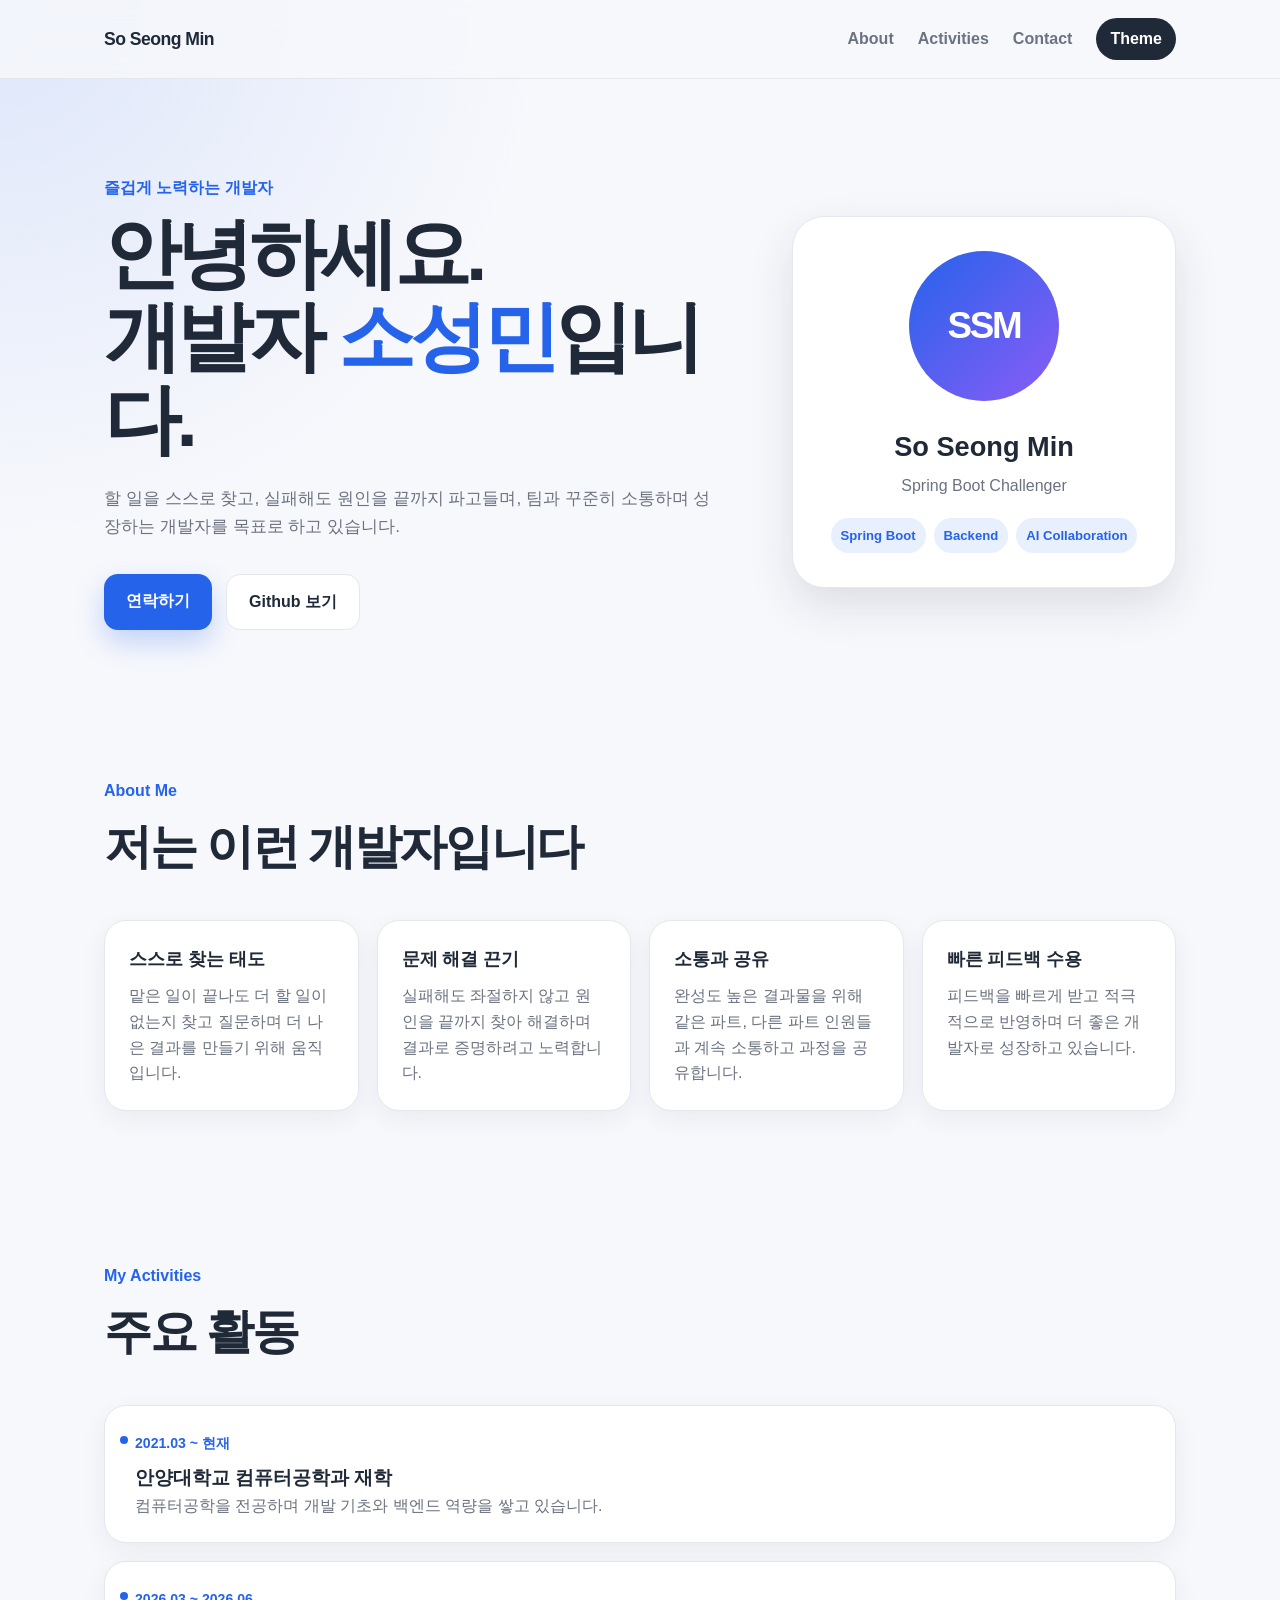
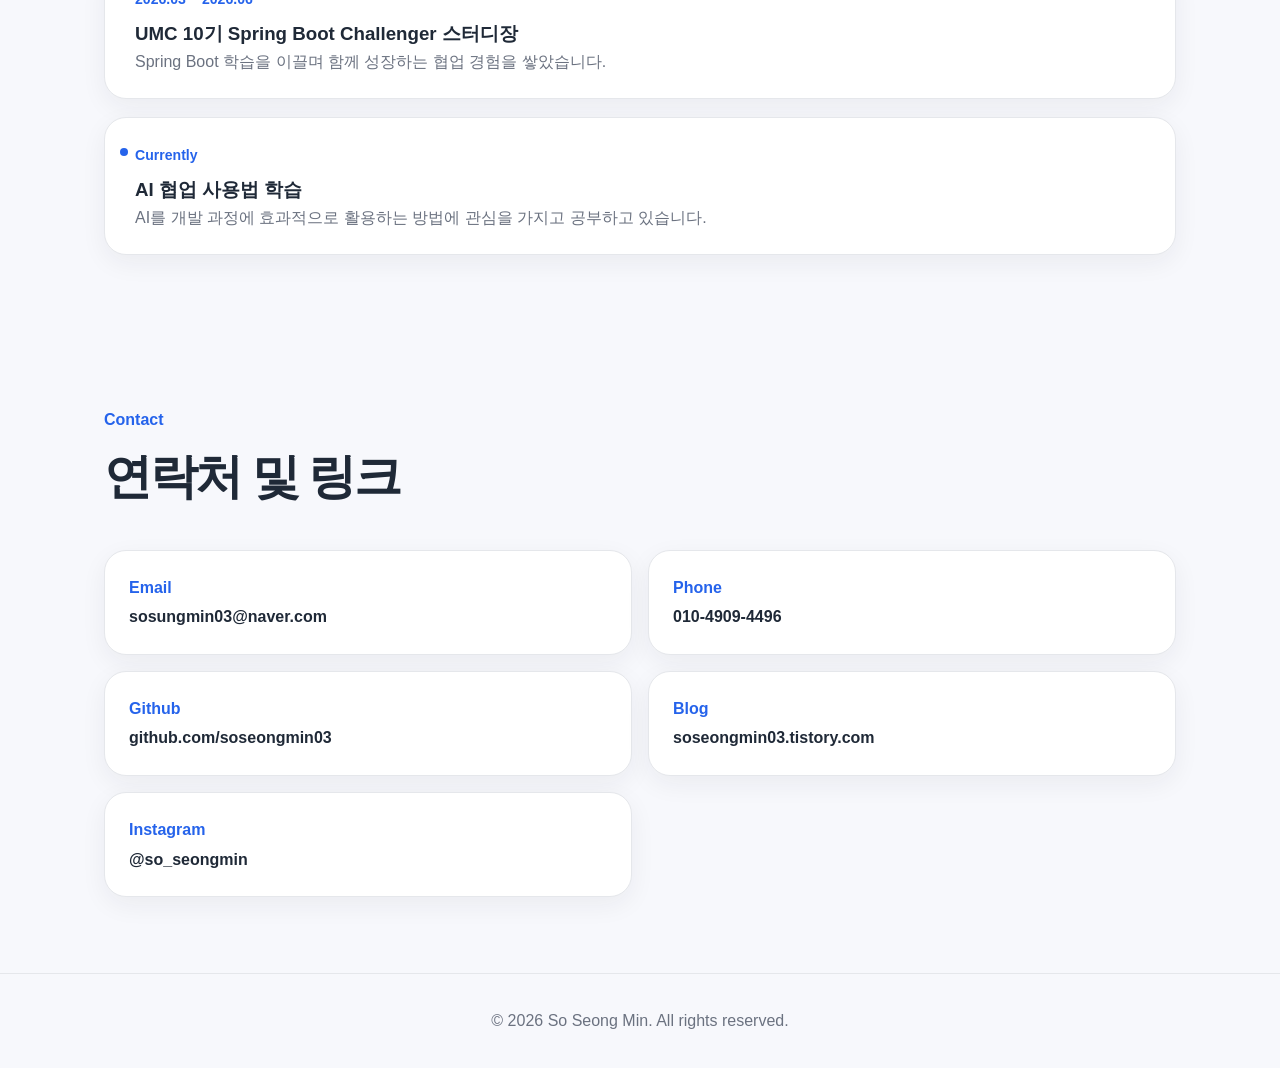
<file: index.html>
<!DOCTYPE html>
<html lang="ko">
<head>
  <meta charset="UTF-8" />
  <meta name="viewport" content="width=device-width, initial-scale=1.0" />
  <title>So Seong Min | 자기소개 페이지</title>
  <link rel="stylesheet" href="./style.css" />
</head>
<body>
  <input type="checkbox" id="theme-toggle" class="theme-checkbox" />
  <div class="page">

    <header class="site-header">
      <nav class="navbar">
        <a href="#home" class="logo">So Seong Min</a>

        <input type="checkbox" id="menu-toggle" class="menu-checkbox" />
        <label for="menu-toggle" class="menu-button" aria-label="메뉴 열기">
          <span></span>
          <span></span>
          <span></span>
        </label>

        <ul class="nav-menu">
          <li><a href="#about">About</a></li>
          <li><a href="#activities">Activities</a></li>
          <li><a href="#contact">Contact</a></li>
          <li>
            <label for="theme-toggle" class="theme-button">Theme</label>
          </li>
        </ul>
      </nav>
    </header>

    <main>
      <section id="home" class="hero">
        <div class="hero-text">
          <p class="eyebrow">즐겁게 노력하는 개발자</p>
          <h1>안녕하세요.<br />개발자 <strong>소성민</strong>입니다.</h1>
          <p class="hero-desc">
            할 일을 스스로 찾고, 실패해도 원인을 끝까지 파고들며,
            팀과 꾸준히 소통하며 성장하는 개발자를 목표로 하고 있습니다.
          </p>

          <div class="hero-actions">
            <a href="#contact" class="primary-btn">연락하기</a>
            <a href="https://github.com/soseongmin03" target="_blank" class="secondary-btn">Github 보기</a>
          </div>
        </div>

        <div class="profile-card">
          <div class="profile-image">SSM</div>
          <h2>So Seong Min</h2>
          <p>Spring Boot Challenger</p>
          <div class="tag-list">
            <span>Spring Boot</span>
            <span>Backend</span>
            <span>AI Collaboration</span>
          </div>
        </div>
      </section>

      <section id="about" class="section">
        <div class="section-title">
          <p>About Me</p>
          <h2>저는 이런 개발자입니다</h2>
        </div>

        <div class="about-grid">
          <article class="about-card">
            <h3>스스로 찾는 태도</h3>
            <p>맡은 일이 끝나도 더 할 일이 없는지 찾고 질문하며 더 나은 결과를 만들기 위해 움직입니다.</p>
          </article>

          <article class="about-card">
            <h3>문제 해결 끈기</h3>
            <p>실패해도 좌절하지 않고 원인을 끝까지 찾아 해결하며 결과로 증명하려고 노력합니다.</p>
          </article>

          <article class="about-card">
            <h3>소통과 공유</h3>
            <p>완성도 높은 결과물을 위해 같은 파트, 다른 파트 인원들과 계속 소통하고 과정을 공유합니다.</p>
          </article>

          <article class="about-card">
            <h3>빠른 피드백 수용</h3>
            <p>피드백을 빠르게 받고 적극적으로 반영하며 더 좋은 개발자로 성장하고 있습니다.</p>
          </article>
        </div>
      </section>

      <section id="activities" class="section activities-section">
        <div class="section-title">
          <p>My Activities</p>
          <h2>주요 활동</h2>
        </div>

        <div class="timeline">
          <div class="timeline-item">
            <span class="date">2021.03 ~ 현재</span>
            <h3>안양대학교 컴퓨터공학과 재학</h3>
            <p>컴퓨터공학을 전공하며 개발 기초와 백엔드 역량을 쌓고 있습니다.</p>
          </div>

          <div class="timeline-item">
            <span class="date">2026.03 ~ 2026.06</span>
            <h3>UMC 10기 Spring Boot Challenger 스터디장</h3>
            <p>Spring Boot 학습을 이끌며 함께 성장하는 협업 경험을 쌓았습니다.</p>
          </div>

          <div class="timeline-item">
            <span class="date">Currently</span>
            <h3>AI 협업 사용법 학습</h3>
            <p>AI를 개발 과정에 효과적으로 활용하는 방법에 관심을 가지고 공부하고 있습니다.</p>
          </div>
        </div>
      </section>

      <section id="contact" class="section contact-section">
        <div class="section-title">
          <p>Contact</p>
          <h2>연락처 및 링크</h2>
        </div>

        <div class="contact-grid">
          <a href="mailto:sosungmin03@naver.com" class="contact-card">
            <span>Email</span>
            <strong>sosungmin03@naver.com</strong>
          </a>

          <a href="tel:01049094496" class="contact-card">
            <span>Phone</span>
            <strong>010-4909-4496</strong>
          </a>

          <a href="https://github.com/soseongmin03" target="_blank" class="contact-card">
            <span>Github</span>
            <strong>github.com/soseongmin03</strong>
          </a>

          <a href="https://soseongmin03.tistory.com/" target="_blank" class="contact-card">
            <span>Blog</span>
            <strong>soseongmin03.tistory.com</strong>
          </a>

          <a href="https://www.instagram.com/so_seongmin/" target="_blank" class="contact-card">
            <span>Instagram</span>
            <strong>@so_seongmin</strong>
          </a>
        </div>
      </section>
    </main>

    <footer class="footer">
      <p>© 2026 So Seong Min. All rights reserved.</p>
    </footer>

  </div>
</body>
</html>
</file>
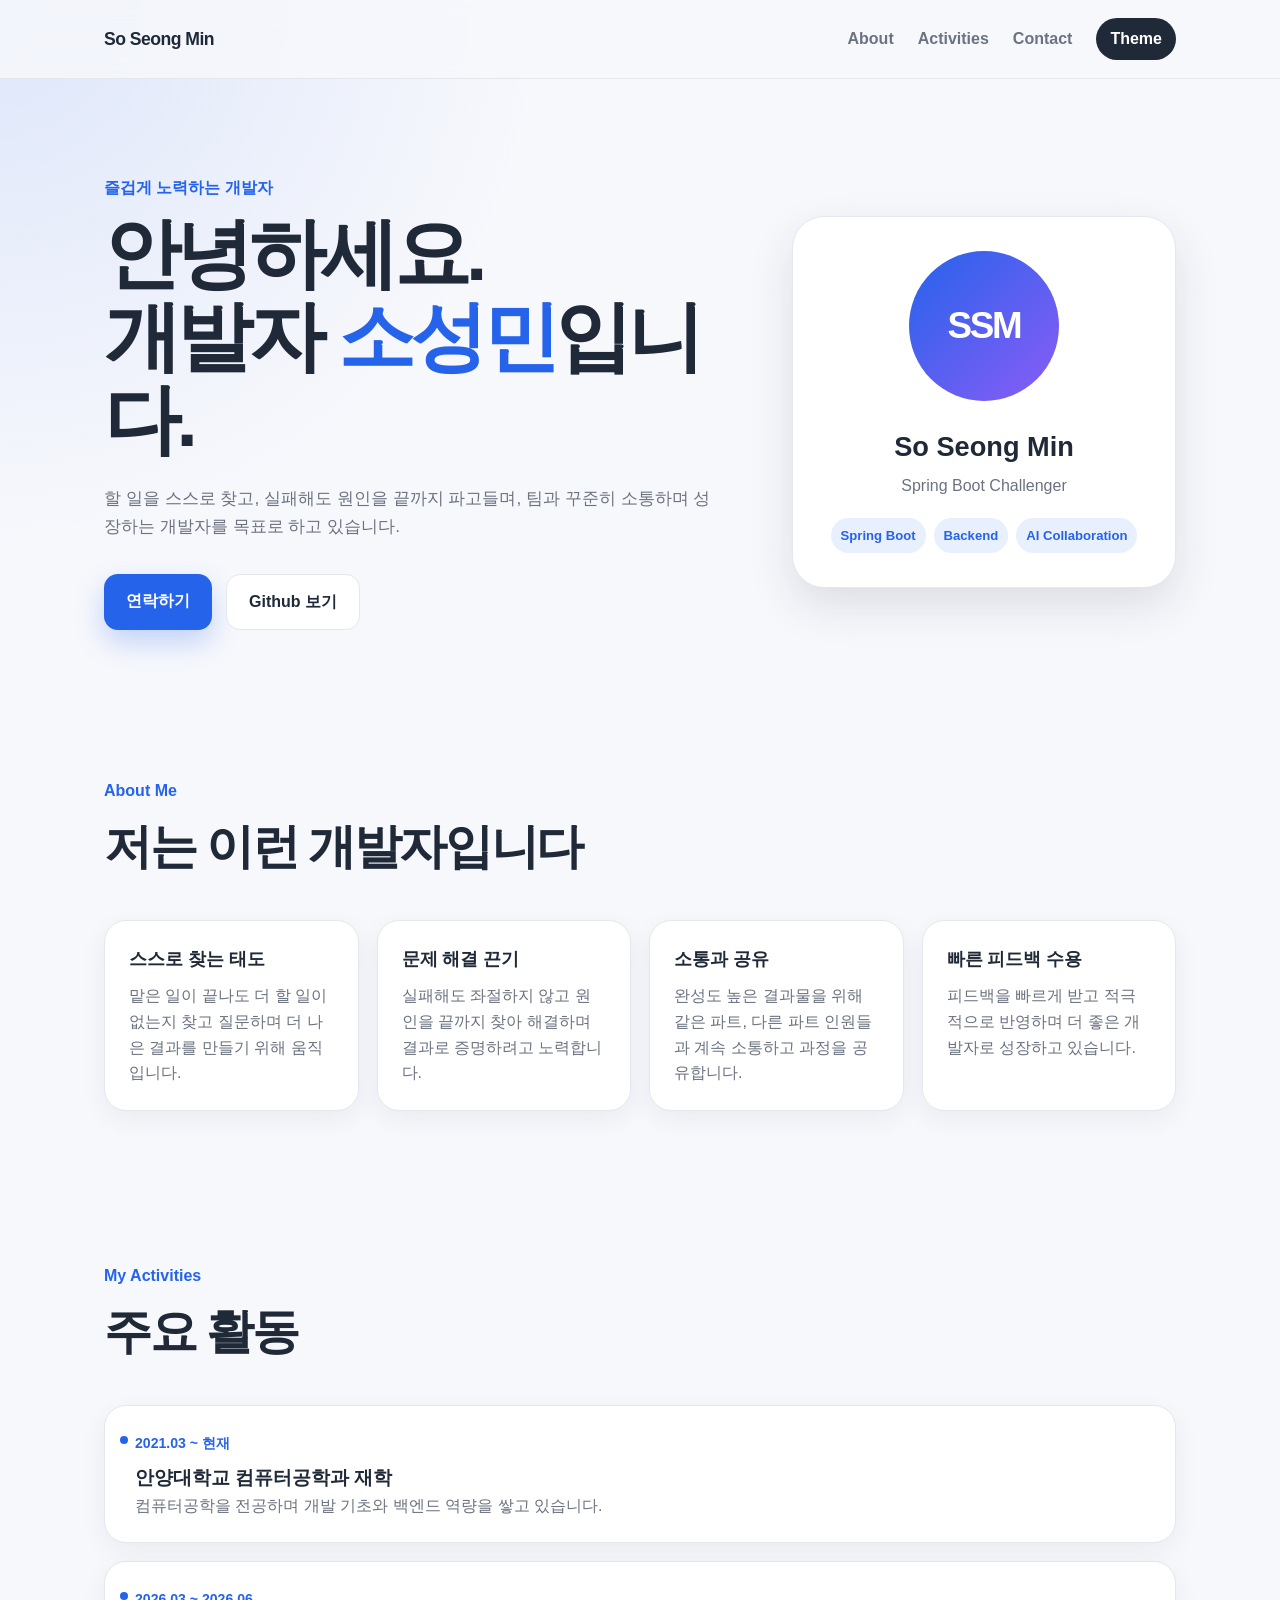
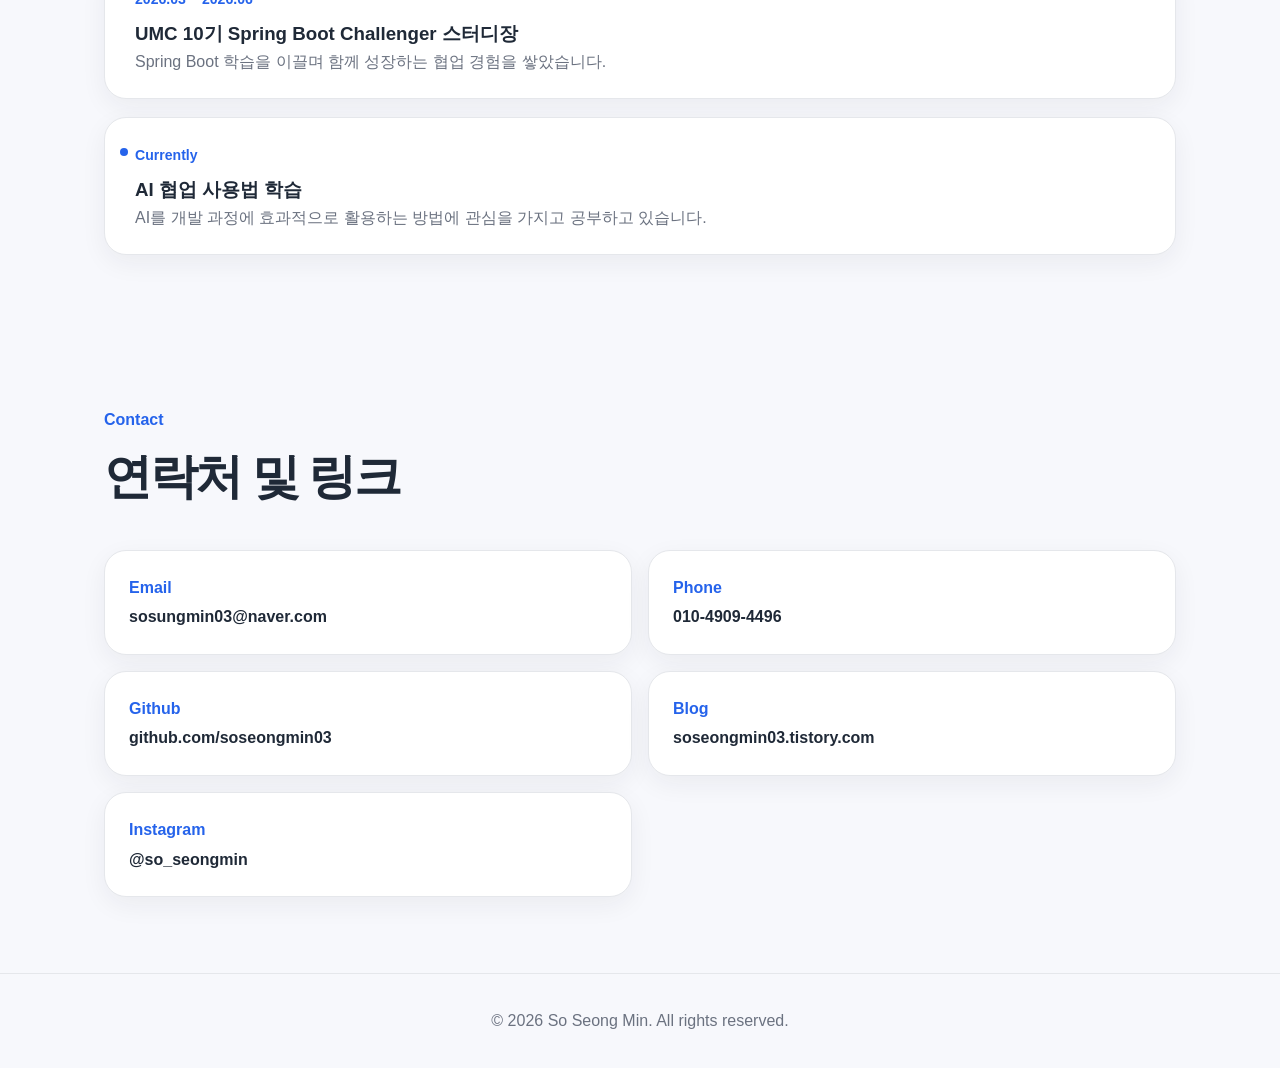
<file: 1주차/index.html>
<!DOCTYPE html>
<html lang="ko">
<head>
  <meta charset="UTF-8" />
  <meta name="viewport" content="width=device-width, initial-scale=1.0" />
  <title>So Seong Min | 자기소개 페이지</title>
  <link rel="stylesheet" href="style.css" />
</head>
<body>
  <input type="checkbox" id="theme-toggle" class="theme-checkbox" />
  <div class="page">

    <header class="site-header">
      <nav class="navbar">
        <a href="#home" class="logo">So Seong Min</a>

        <input type="checkbox" id="menu-toggle" class="menu-checkbox" />
        <label for="menu-toggle" class="menu-button" aria-label="메뉴 열기">
          <span></span>
          <span></span>
          <span></span>
        </label>

        <ul class="nav-menu">
          <li><a href="#about">About</a></li>
          <li><a href="#activities">Activities</a></li>
          <li><a href="#contact">Contact</a></li>
          <li>
            <label for="theme-toggle" class="theme-button">Theme</label>
          </li>
        </ul>
      </nav>
    </header>

    <main>
      <section id="home" class="hero">
        <div class="hero-text">
          <p class="eyebrow">즐겁게 노력하는 개발자</p>
          <h1>안녕하세요.<br />개발자 <strong>소성민</strong>입니다.</h1>
          <p class="hero-desc">
            할 일을 스스로 찾고, 실패해도 원인을 끝까지 파고들며,
            팀과 꾸준히 소통하며 성장하는 개발자를 목표로 하고 있습니다.
          </p>

          <div class="hero-actions">
            <a href="#contact" class="primary-btn">연락하기</a>
            <a href="https://github.com/soseongmin03" target="_blank" class="secondary-btn">Github 보기</a>
          </div>
        </div>

        <div class="profile-card">
          <div class="profile-image">SSM</div>
          <h2>So Seong Min</h2>
          <p>Spring Boot Challenger</p>
          <div class="tag-list">
            <span>Spring Boot</span>
            <span>Backend</span>
            <span>AI Collaboration</span>
          </div>
        </div>
      </section>

      <section id="about" class="section">
        <div class="section-title">
          <p>About Me</p>
          <h2>저는 이런 개발자입니다</h2>
        </div>

        <div class="about-grid">
          <article class="about-card">
            <h3>스스로 찾는 태도</h3>
            <p>맡은 일이 끝나도 더 할 일이 없는지 찾고 질문하며 더 나은 결과를 만들기 위해 움직입니다.</p>
          </article>

          <article class="about-card">
            <h3>문제 해결 끈기</h3>
            <p>실패해도 좌절하지 않고 원인을 끝까지 찾아 해결하며 결과로 증명하려고 노력합니다.</p>
          </article>

          <article class="about-card">
            <h3>소통과 공유</h3>
            <p>완성도 높은 결과물을 위해 같은 파트, 다른 파트 인원들과 계속 소통하고 과정을 공유합니다.</p>
          </article>

          <article class="about-card">
            <h3>빠른 피드백 수용</h3>
            <p>피드백을 빠르게 받고 적극적으로 반영하며 더 좋은 개발자로 성장하고 있습니다.</p>
          </article>
        </div>
      </section>

      <section id="activities" class="section activities-section">
        <div class="section-title">
          <p>My Activities</p>
          <h2>주요 활동</h2>
        </div>

        <div class="timeline">
          <div class="timeline-item">
            <span class="date">2021.03 ~ 현재</span>
            <h3>안양대학교 컴퓨터공학과 재학</h3>
            <p>컴퓨터공학을 전공하며 개발 기초와 백엔드 역량을 쌓고 있습니다.</p>
          </div>

          <div class="timeline-item">
            <span class="date">2026.03 ~ 2026.06</span>
            <h3>UMC 10기 Spring Boot Challenger 스터디장</h3>
            <p>Spring Boot 학습을 이끌며 함께 성장하는 협업 경험을 쌓았습니다.</p>
          </div>

          <div class="timeline-item">
            <span class="date">Currently</span>
            <h3>AI 협업 사용법 학습</h3>
            <p>AI를 개발 과정에 효과적으로 활용하는 방법에 관심을 가지고 공부하고 있습니다.</p>
          </div>
        </div>
      </section>

      <section id="contact" class="section contact-section">
        <div class="section-title">
          <p>Contact</p>
          <h2>연락처 및 링크</h2>
        </div>

        <div class="contact-grid">
          <a href="mailto:sosungmin03@naver.com" class="contact-card">
            <span>Email</span>
            <strong>sosungmin03@naver.com</strong>
          </a>

          <a href="tel:01049094496" class="contact-card">
            <span>Phone</span>
            <strong>010-4909-4496</strong>
          </a>

          <a href="https://github.com/soseongmin03" target="_blank" class="contact-card">
            <span>Github</span>
            <strong>github.com/soseongmin03</strong>
          </a>

          <a href="https://soseongmin03.tistory.com/" target="_blank" class="contact-card">
            <span>Blog</span>
            <strong>soseongmin03.tistory.com</strong>
          </a>

          <a href="https://www.instagram.com/so_seongmin/" target="_blank" class="contact-card">
            <span>Instagram</span>
            <strong>@so_seongmin</strong>
          </a>
        </div>
      </section>
    </main>

    <footer class="footer">
      <p>© 2026 So Seong Min. All rights reserved.</p>
    </footer>

  </div>
</body>
</html>
</file>
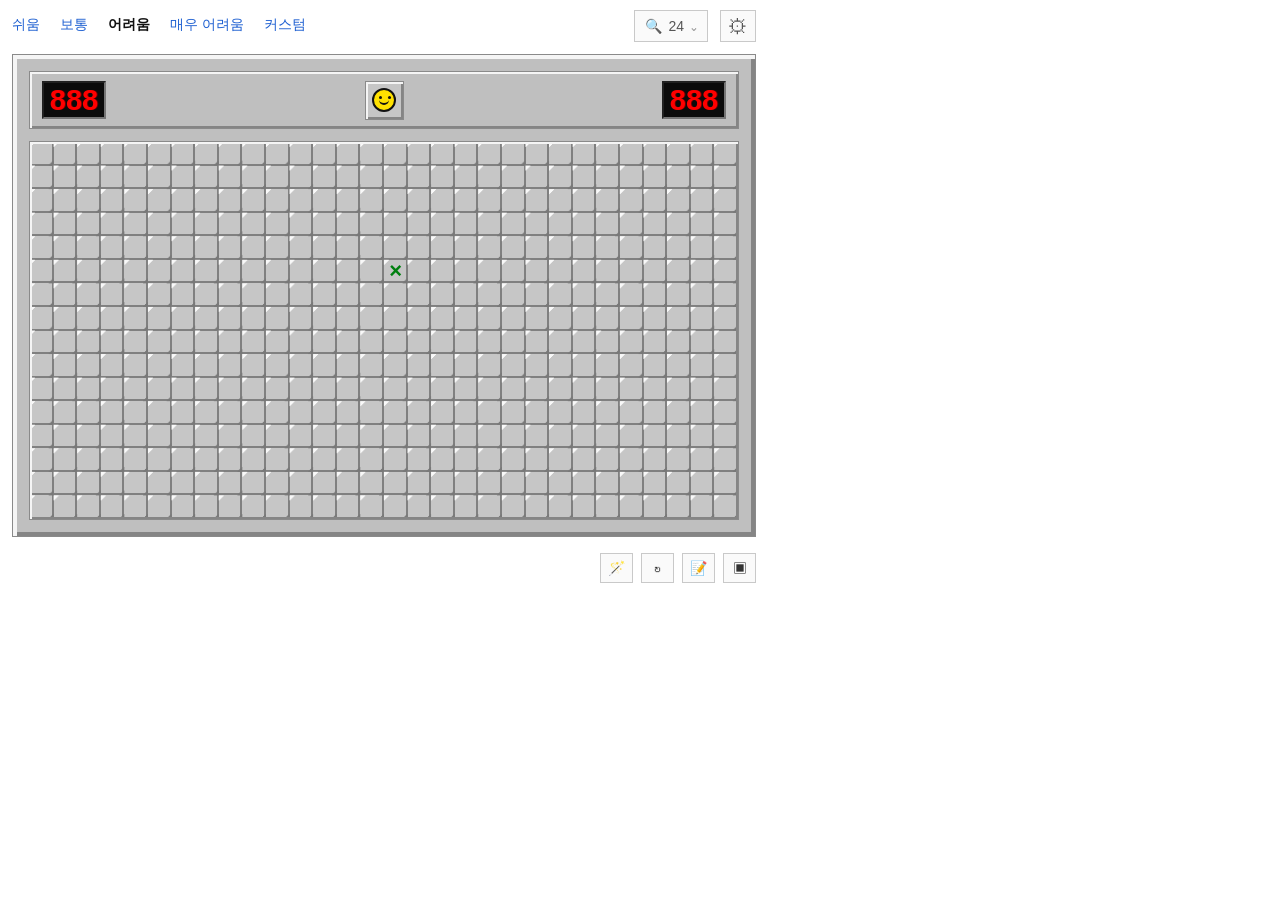
<file: 2주차/index.html>
<!DOCTYPE html>
<html lang="ko">
<head>
  <meta charset="UTF-8" />
  <meta name="viewport" content="width=device-width, initial-scale=1.0" />
  <title>지뢰찾기 시작 화면</title>
  <link rel="stylesheet" href="./style.css" />
</head>
<body>
  <div class="page">
    <header class="toolbar" aria-label="게임 설정">
      <nav class="toolbar__levels" aria-label="난이도 선택">
        <a class="toolbar__level" href="#">쉬움</a>
        <a class="toolbar__level" href="#">보통</a>
        <a class="toolbar__level toolbar__level--active" href="#">어려움</a>
        <a class="toolbar__level" href="#">매우 어려움</a>
        <a class="toolbar__level" href="#">커스텀</a>
      </nav>

      <div class="toolbar__actions" aria-label="상단 도구">
        <button class="control control--select" type="button" aria-label="확대 비율 24">
          <span aria-hidden="true">🔍</span>
          <span>24</span>
          <span aria-hidden="true">⌄</span>
        </button>
        <button class="control control--icon" type="button" aria-label="설정">
          <span aria-hidden="true">⚙</span>
        </button>
      </div>
    </header>

    <main class="game" aria-label="지뢰찾기 게임 시작 화면">
      <h1 class="visually-hidden">지뢰찾기 게임 시작 화면</h1>
      <section class="game__panel" aria-label="게임판">
        <div class="game__status" aria-label="게임 상태">
          <div class="counter" aria-label="남은 지뢰 수">888</div>
          <button class="face-button" type="button" aria-label="새 게임">
            <span class="face-button__icon" aria-hidden="true"></span>
          </button>
          <div class="counter" aria-label="경과 시간">888</div>
        </div>

        <div class="game__board" aria-label="아직 열리지 않은 지뢰찾기 칸">
          <span class="game__mark" aria-hidden="true">×</span>
        </div>
      </section>
    </main>

    <aside class="quick-tools" aria-label="보조 도구">
      <button class="quick-tools__button quick-tools__button--free" type="button">
        <span aria-hidden="true">🪄</span>
      </button>
      <button class="quick-tools__button" type="button" aria-label="새로고침">
        <span aria-hidden="true">↻</span>
      </button>
      <button class="quick-tools__button" type="button" aria-label="편집">
        <span aria-hidden="true">📝</span>
      </button>
      <button class="quick-tools__button" type="button" aria-label="저장">
        <span aria-hidden="true">▣</span>
      </button>
    </aside>
  </div>
</body>
</html>
</file>
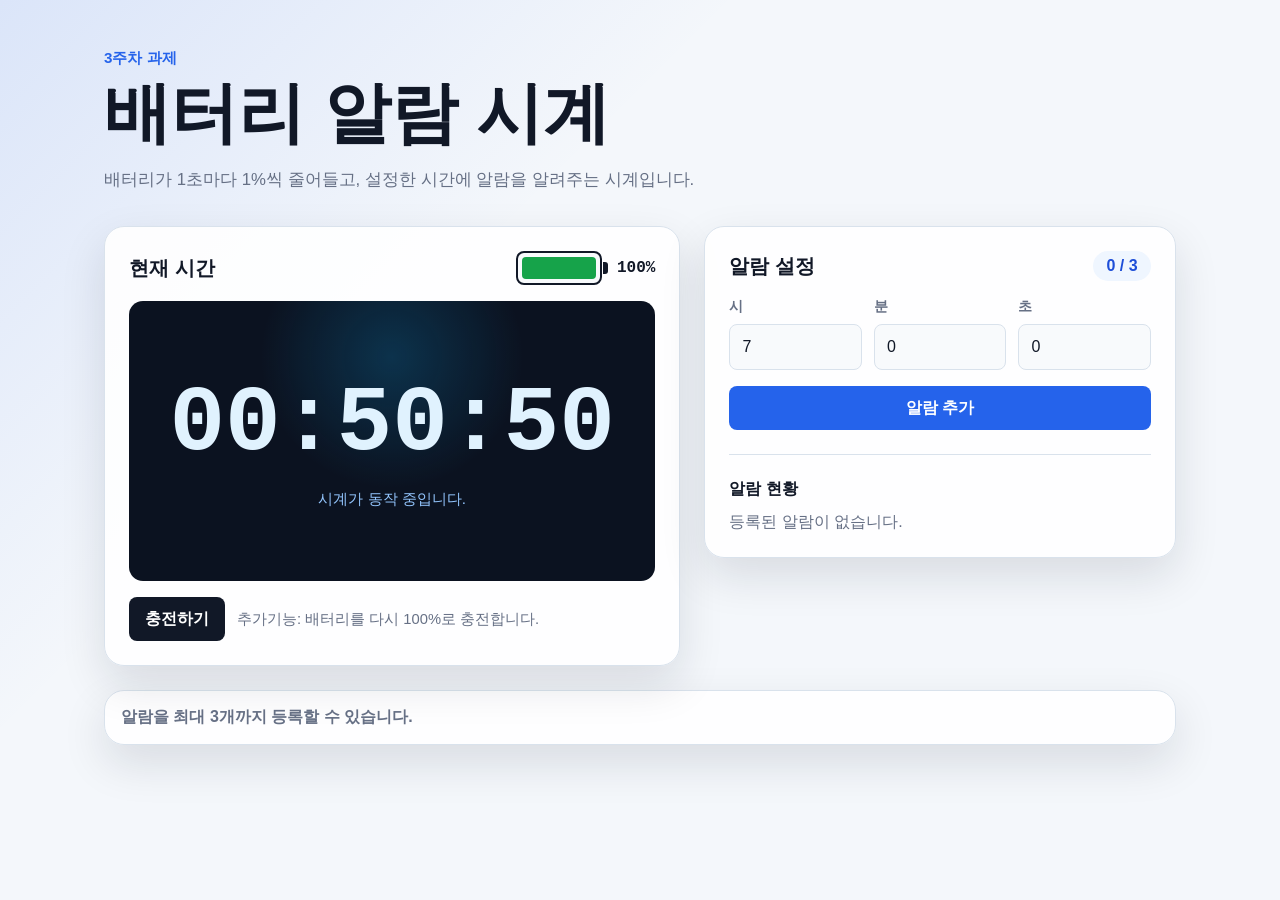
<file: 3주차/index.html>
<!DOCTYPE html>
<html lang="ko">
<head>
  <meta charset="UTF-8" />
  <meta name="viewport" content="width=device-width, initial-scale=1.0" />
  <title>3주차 알람 시계</title>
  <link rel="stylesheet" href="./style.css" />
  <script src="./script.js" defer></script>
</head>
<body>
  <div class="app">
    <header class="app__header">
      <p class="app__eyebrow">3주차 과제</p>
      <h1 class="app__title">배터리 알람 시계</h1>
      <p class="app__description">
        배터리가 1초마다 1%씩 줄어들고, 설정한 시간에 알람을 알려주는 시계입니다.
      </p>
    </header>

    <main class="app__main">
      <section class="clock-card" aria-labelledby="clock-title">
        <div class="clock-card__header">
          <h2 id="clock-title" class="clock-card__title">현재 시간</h2>

          <div class="battery" aria-label="배터리 상태">
            <div class="battery__case" aria-hidden="true">
              <div class="battery__level" data-battery-level></div>
            </div>
            <strong class="battery__text" data-battery-text>100%</strong>
          </div>
        </div>

        <div class="clock-screen" data-clock-screen>
          <time class="clock-screen__time" data-clock-time datetime="">00:00:00</time>
          <p class="clock-screen__label" data-clock-label>시계가 동작 중입니다.</p>
        </div>

        <div class="clock-card__actions">
          <button class="button button--secondary" type="button" data-charge-button>
            충전하기
          </button>
          <p class="clock-card__hint">추가기능: 배터리를 다시 100%로 충전합니다.</p>
        </div>
      </section>

      <section class="alarm-card" aria-labelledby="alarm-title">
        <div class="alarm-card__header">
          <h2 id="alarm-title" class="alarm-card__title">알람 설정</h2>
          <p class="alarm-card__count" data-alarm-count>0 / 3</p>
        </div>

        <form class="alarm-form" data-alarm-form>
          <div class="alarm-form__grid">
            <label class="field">
              <span class="field__label">시</span>
              <input class="field__input" type="number" name="hour" min="0" max="23" value="7" required />
            </label>

            <label class="field">
              <span class="field__label">분</span>
              <input class="field__input" type="number" name="minute" min="0" max="59" value="0" required />
            </label>

            <label class="field">
              <span class="field__label">초</span>
              <input class="field__input" type="number" name="second" min="0" max="59" value="0" required />
            </label>
          </div>

          <button class="button button--primary" type="submit">알람 추가</button>
        </form>

        <div class="alarm-list" aria-live="polite">
          <h3 class="alarm-list__title">알람 현황</h3>
          <ul class="alarm-list__items" data-alarm-list></ul>
          <p class="alarm-list__empty" data-empty-message>등록된 알람이 없습니다.</p>
        </div>
      </section>
    </main>

    <aside class="notice" aria-live="polite" aria-atomic="true">
      <p class="notice__message" data-status-message>
        알람을 최대 3개까지 등록할 수 있습니다.
      </p>
    </aside>
  </div>
</body>
</html>
</file>
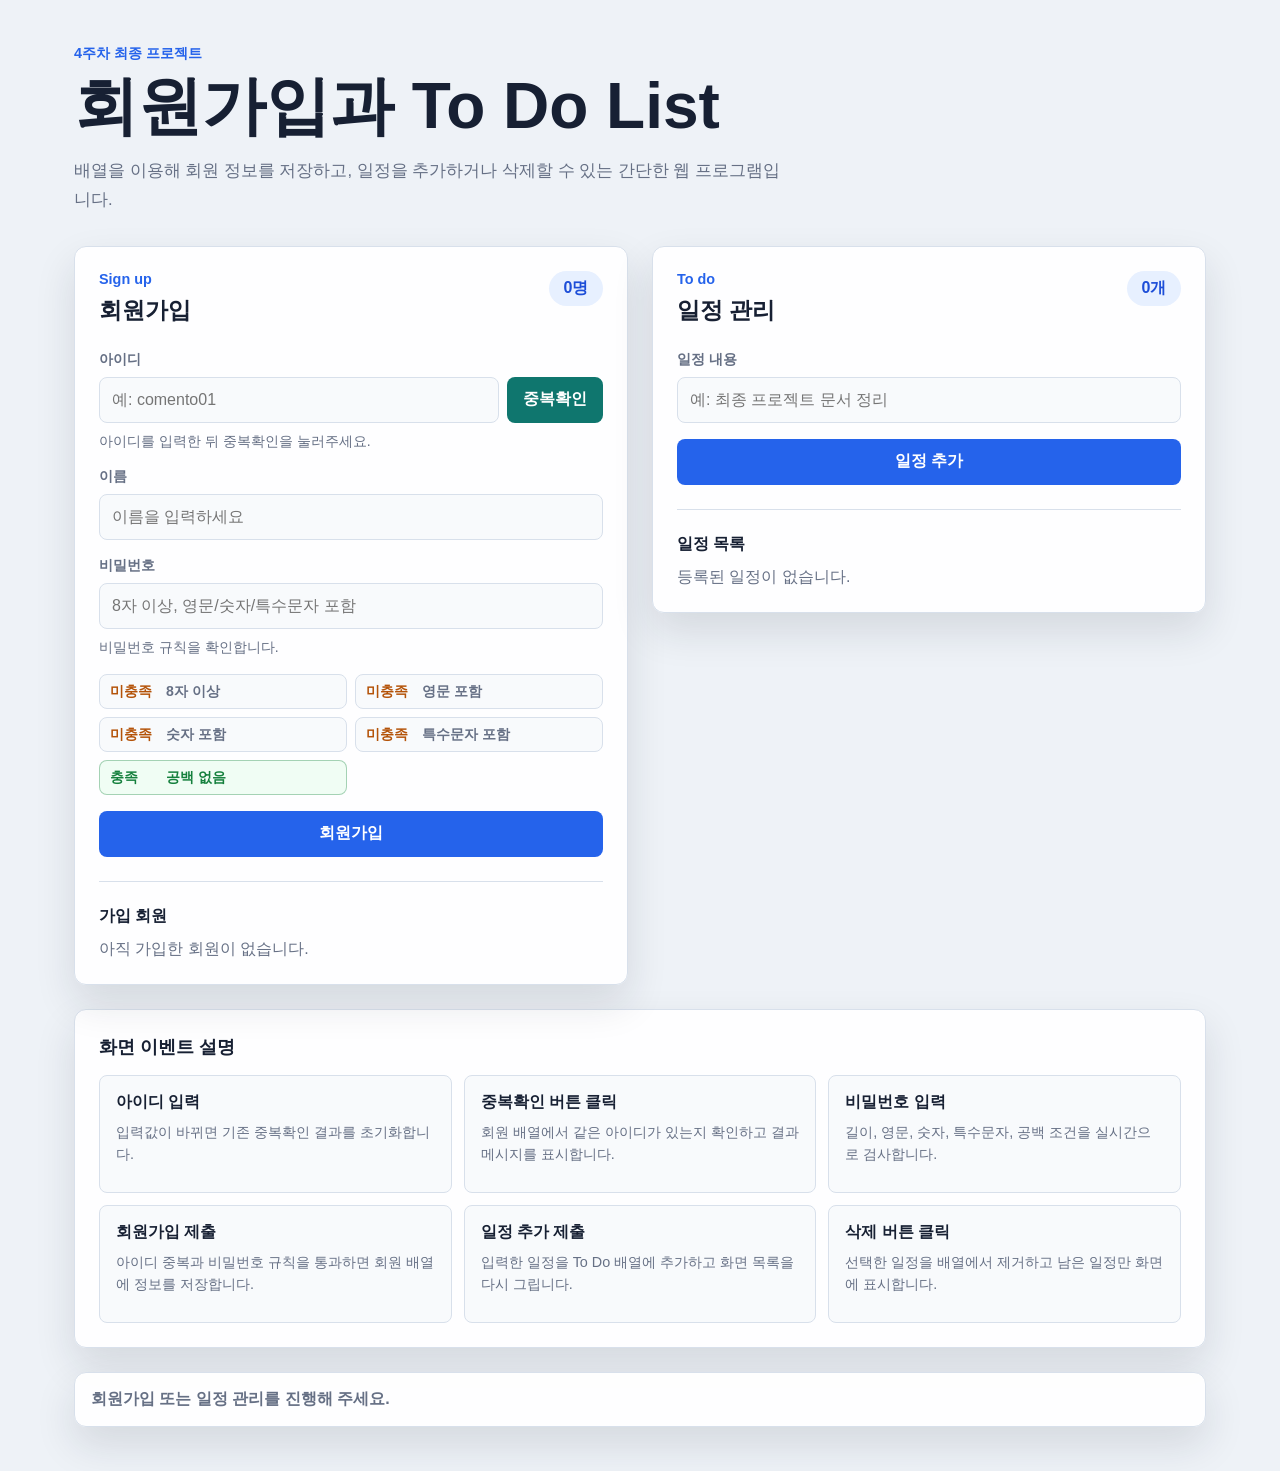
<file: 4주차/index.html>
<!DOCTYPE html>
<html lang="ko">
<head>
  <meta charset="UTF-8" />
  <meta name="viewport" content="width=device-width, initial-scale=1.0" />
  <title>4주차 최종 프로젝트</title>
  <link rel="stylesheet" href="./style.css" />
  <script src="./script.js" defer></script>
</head>
<body>
  <div class="app">
    <header class="app__header">
      <p class="app__eyebrow">4주차 최종 프로젝트</p>
      <h1 class="app__title">회원가입과 To Do List</h1>
      <p class="app__description">
        배열을 이용해 회원 정보를 저장하고, 일정을 추가하거나 삭제할 수 있는 간단한 웹 프로그램입니다.
      </p>
    </header>

    <main class="app__main">
      <section class="panel" aria-labelledby="signup-title">
        <div class="panel__header">
          <div>
            <p class="panel__eyebrow">Sign up</p>
            <h2 id="signup-title" class="panel__title">회원가입</h2>
          </div>
          <strong class="panel__counter" data-member-count>0명</strong>
        </div>

        <form class="form" data-signup-form novalidate>
          <label class="field">
            <span class="field__label">아이디</span>
            <div class="field__inline">
              <input
                class="field__input"
                type="text"
                name="userId"
                placeholder="예: comento01"
                autocomplete="username"
                data-user-id-input
                required
              />
              <button class="button button--secondary" type="button" data-check-id-button>
                중복확인
              </button>
            </div>
            <span class="field__message" data-id-message>아이디를 입력한 뒤 중복확인을 눌러주세요.</span>
          </label>

          <label class="field">
            <span class="field__label">이름</span>
            <input
              class="field__input"
              type="text"
              name="name"
              placeholder="이름을 입력하세요"
              autocomplete="name"
              required
            />
          </label>

          <label class="field">
            <span class="field__label">비밀번호</span>
            <input
              class="field__input"
              type="password"
              name="password"
              placeholder="8자 이상, 영문/숫자/특수문자 포함"
              autocomplete="new-password"
              data-password-input
              required
            />
            <span class="field__message" data-password-message>
              비밀번호 규칙을 확인합니다.
            </span>
          </label>

          <ul class="rule-list" aria-label="비밀번호 규칙">
            <li data-rule="length">8자 이상</li>
            <li data-rule="letter">영문 포함</li>
            <li data-rule="number">숫자 포함</li>
            <li data-rule="special">특수문자 포함</li>
            <li data-rule="space">공백 없음</li>
          </ul>

          <button class="button button--primary" type="submit">회원가입</button>
        </form>

        <div class="list-box" aria-live="polite">
          <h3 class="list-box__title">가입 회원</h3>
          <ul class="member-list" data-member-list></ul>
          <p class="empty-message" data-member-empty>아직 가입한 회원이 없습니다.</p>
        </div>
      </section>

      <section class="panel" aria-labelledby="todo-title">
        <div class="panel__header">
          <div>
            <p class="panel__eyebrow">To do</p>
            <h2 id="todo-title" class="panel__title">일정 관리</h2>
          </div>
          <strong class="panel__counter" data-todo-count>0개</strong>
        </div>

        <form class="form" data-todo-form>
          <label class="field">
            <span class="field__label">일정 내용</span>
            <input
              class="field__input"
              type="text"
              name="todoText"
              placeholder="예: 최종 프로젝트 문서 정리"
              data-todo-input
              required
            />
          </label>
          <button class="button button--primary" type="submit">일정 추가</button>
        </form>

        <div class="list-box" aria-live="polite">
          <h3 class="list-box__title">일정 목록</h3>
          <ul class="todo-list" data-todo-list></ul>
          <p class="empty-message" data-todo-empty>등록된 일정이 없습니다.</p>
        </div>
      </section>
    </main>

    <section class="event-guide" aria-labelledby="event-guide-title">
      <h2 id="event-guide-title" class="event-guide__title">화면 이벤트 설명</h2>
      <div class="event-guide__grid">
        <article class="event-guide__item">
          <h3>아이디 입력</h3>
          <p>입력값이 바뀌면 기존 중복확인 결과를 초기화합니다.</p>
        </article>
        <article class="event-guide__item">
          <h3>중복확인 버튼 클릭</h3>
          <p>회원 배열에서 같은 아이디가 있는지 확인하고 결과 메시지를 표시합니다.</p>
        </article>
        <article class="event-guide__item">
          <h3>비밀번호 입력</h3>
          <p>길이, 영문, 숫자, 특수문자, 공백 조건을 실시간으로 검사합니다.</p>
        </article>
        <article class="event-guide__item">
          <h3>회원가입 제출</h3>
          <p>아이디 중복과 비밀번호 규칙을 통과하면 회원 배열에 정보를 저장합니다.</p>
        </article>
        <article class="event-guide__item">
          <h3>일정 추가 제출</h3>
          <p>입력한 일정을 To Do 배열에 추가하고 화면 목록을 다시 그립니다.</p>
        </article>
        <article class="event-guide__item">
          <h3>삭제 버튼 클릭</h3>
          <p>선택한 일정을 배열에서 제거하고 남은 일정만 화면에 표시합니다.</p>
        </article>
      </div>
    </section>

    <aside class="toast" aria-live="polite" aria-atomic="true">
      <p class="toast__message" data-status-message>
        회원가입 또는 일정 관리를 진행해 주세요.
      </p>
    </aside>
  </div>
</body>
</html>
</file>
<file: style.css>
:root {
  --bg: #f7f8fc;
  --surface: #ffffff;
  --text: #1f2937;
  --muted: #6b7280;
  --primary: #2563eb;
  --primary-dark: #1d4ed8;
  --border: #e5e7eb;
  --shadow: 0 18px 45px rgba(31, 41, 55, 0.12);
}

* {
  box-sizing: border-box;
  margin: 0;
  padding: 0;
}

html {
  scroll-behavior: smooth;
}

body {
  font-family: -apple-system, BlinkMacSystemFont, "Segoe UI", "Noto Sans KR", sans-serif;
  background: var(--bg);
  color: var(--text);
  line-height: 1.6;
}

a {
  color: inherit;
  text-decoration: none;
}

ul {
  list-style: none;
}

.theme-checkbox,
.menu-checkbox {
  display: none;
}

.page {
  min-height: 100vh;
  background:
    radial-gradient(circle at top left, rgba(37, 99, 235, 0.12), transparent 34rem),
    var(--bg);
  transition: background 0.3s ease, color 0.3s ease;
}

/* Interaction 1: CSS-only theme change */
.theme-checkbox:checked ~ .page {
  --bg: #0f172a;
  --surface: #1e293b;
  --text: #f8fafc;
  --muted: #cbd5e1;
  --primary: #60a5fa;
  --primary-dark: #93c5fd;
  --border: #334155;
  --shadow: 0 18px 45px rgba(0, 0, 0, 0.35);
}

/* Interaction 2: sticky menu */
.site-header {
  position: sticky;
  top: 0;
  z-index: 100;
  background: rgba(247, 248, 252, 0.82);
  backdrop-filter: blur(16px);
  border-bottom: 1px solid var(--border);
}

.theme-checkbox:checked ~ .page .site-header {
  background: rgba(15, 23, 42, 0.82);
}

.navbar {
  max-width: 1120px;
  margin: 0 auto;
  padding: 18px 24px;
  display: flex;
  align-items: center;
  justify-content: space-between;
}

.logo {
  font-weight: 800;
  font-size: 1.1rem;
  letter-spacing: -0.03em;
}

.nav-menu {
  display: flex;
  align-items: center;
  gap: 24px;
  color: var(--muted);
  font-weight: 600;
}

.nav-menu a {
  transition: color 0.2s ease;
}

.nav-menu a:hover {
  color: var(--primary);
}

.theme-button {
  display: inline-block;
  padding: 8px 14px;
  border-radius: 999px;
  background: var(--text);
  color: var(--surface);
  cursor: pointer;
  transition: transform 0.2s ease, opacity 0.2s ease;
}

.theme-button:hover {
  transform: translateY(-2px);
  opacity: 0.86;
}

.menu-button {
  display: none;
  width: 34px;
  cursor: pointer;
}

.menu-button span {
  display: block;
  height: 3px;
  margin: 6px 0;
  border-radius: 999px;
  background: var(--text);
  transition: transform 0.2s ease, opacity 0.2s ease;
}

.hero {
  max-width: 1120px;
  margin: 0 auto;
  padding: 96px 24px 72px;
  display: grid;
  grid-template-columns: 1.25fr 0.75fr;
  gap: 48px;
  align-items: center;
}

.eyebrow {
  color: var(--primary);
  font-weight: 800;
  margin-bottom: 12px;
}

.hero h1 {
  font-size: clamp(2.5rem, 6vw, 4.8rem);
  line-height: 1.08;
  letter-spacing: -0.06em;
}

.hero h1 strong {
  color: var(--primary);
}

.hero-desc {
  max-width: 620px;
  margin-top: 24px;
  color: var(--muted);
  font-size: 1.08rem;
}

.hero-actions {
  display: flex;
  gap: 14px;
  flex-wrap: wrap;
  margin-top: 34px;
}

.primary-btn,
.secondary-btn {
  padding: 14px 22px;
  border-radius: 14px;
  font-weight: 800;
  transition: transform 0.2s ease, box-shadow 0.2s ease;
}

/* Interaction 3: hover */
.primary-btn:hover,
.secondary-btn:hover,
.about-card:hover,
.contact-card:hover,
.profile-card:hover {
  transform: translateY(-6px);
}

.primary-btn {
  background: var(--primary);
  color: white;
  box-shadow: 0 12px 28px rgba(37, 99, 235, 0.26);
}

.secondary-btn {
  border: 1px solid var(--border);
  background: var(--surface);
}

.profile-card {
  background: var(--surface);
  border: 1px solid var(--border);
  border-radius: 32px;
  padding: 34px;
  box-shadow: var(--shadow);
  text-align: center;
  transition: transform 0.2s ease, box-shadow 0.2s ease;
}

.profile-image {
  width: 150px;
  height: 150px;
  margin: 0 auto 24px;
  display: grid;
  place-items: center;
  border-radius: 50%;
  background: linear-gradient(135deg, var(--primary), #8b5cf6);
  color: white;
  font-size: 2.3rem;
  font-weight: 900;
  letter-spacing: -0.06em;
}

.profile-card h2 {
  font-size: 1.7rem;
}

.profile-card p {
  color: var(--muted);
  margin-top: 4px;
}

.tag-list {
  display: flex;
  justify-content: center;
  flex-wrap: wrap;
  gap: 8px;
  margin-top: 20px;
}

.tag-list span {
  padding: 7px 10px;
  border-radius: 999px;
  background: rgba(37, 99, 235, 0.1);
  color: var(--primary);
  font-size: 0.82rem;
  font-weight: 700;
}

.section {
  max-width: 1120px;
  margin: 0 auto;
  padding: 76px 24px;
}

.section-title {
  margin-bottom: 34px;
}

.section-title p {
  color: var(--primary);
  font-weight: 900;
  margin-bottom: 6px;
}

.section-title h2 {
  font-size: clamp(1.9rem, 4vw, 3rem);
  letter-spacing: -0.05em;
}

.about-grid {
  display: grid;
  grid-template-columns: repeat(4, 1fr);
  gap: 18px;
}

.about-card,
.timeline-item,
.contact-card {
  background: var(--surface);
  border: 1px solid var(--border);
  border-radius: 22px;
  padding: 24px;
  box-shadow: 0 8px 26px rgba(31, 41, 55, 0.06);
}

.about-card {
  transition: transform 0.2s ease, border-color 0.2s ease;
}

.about-card:hover {
  border-color: var(--primary);
}

.about-card h3 {
  margin-bottom: 10px;
  font-size: 1.1rem;
}

.about-card p,
.timeline-item p {
  color: var(--muted);
}

.activities-section {
  position: relative;
}

.timeline {
  display: grid;
  gap: 18px;
}

.timeline-item {
  position: relative;
  padding-left: 30px;
}

.timeline-item::before {
  content: "";
  position: absolute;
  left: 15px;
  top: 30px;
  width: 8px;
  height: 8px;
  border-radius: 50%;
  background: var(--primary);
}

.date {
  display: inline-block;
  margin-bottom: 8px;
  color: var(--primary);
  font-size: 0.88rem;
  font-weight: 900;
}

.contact-grid {
  display: grid;
  grid-template-columns: repeat(2, 1fr);
  gap: 16px;
}

.contact-card {
  display: flex;
  flex-direction: column;
  gap: 4px;
  transition: transform 0.2s ease, border-color 0.2s ease;
}

.contact-card:hover {
  border-color: var(--primary);
}

.contact-card span {
  color: var(--primary);
  font-weight: 900;
}

.contact-card strong {
  word-break: break-all;
}

.footer {
  padding: 34px 24px;
  text-align: center;
  color: var(--muted);
  border-top: 1px solid var(--border);
}

/* 1024px: tablet & small desktop */
@media (max-width: 1024px) {
  .hero {
    grid-template-columns: 1fr;
    padding-top: 78px;
  }

  .profile-card {
    max-width: 520px;
  }

  .about-grid {
    grid-template-columns: repeat(2, 1fr);
  }
}

/* 768px: tablet & mobile */
@media (max-width: 768px) {
  .navbar {
    padding: 16px 20px;
  }

  .menu-button {
    display: block;
  }

  .nav-menu {
    position: absolute;
    top: 67px;
    left: 20px;
    right: 20px;
    display: none;
    flex-direction: column;
    align-items: stretch;
    gap: 0;
    padding: 12px;
    border: 1px solid var(--border);
    border-radius: 18px;
    background: var(--surface);
    box-shadow: var(--shadow);
  }

  .nav-menu li a,
  .theme-button {
    display: block;
    padding: 13px 14px;
  }

  /* Interaction 4: CSS-only menu toggle */
  .menu-checkbox:checked ~ .menu-button span:nth-child(1) {
    transform: translateY(9px) rotate(45deg);
  }

  .menu-checkbox:checked ~ .menu-button span:nth-child(2) {
    opacity: 0;
  }

  .menu-checkbox:checked ~ .menu-button span:nth-child(3) {
    transform: translateY(-9px) rotate(-45deg);
  }

  .menu-checkbox:checked ~ .nav-menu {
    display: flex;
  }

  .hero {
    padding: 64px 20px 42px;
  }

  .section {
    padding: 58px 20px;
  }

  .contact-grid {
    grid-template-columns: 1fr;
  }
}

/* 360px: small mobile */
@media (max-width: 360px) {
  .navbar {
    padding: 14px 16px;
  }

  .logo {
    font-size: 1rem;
  }

  .hero {
    padding: 48px 16px 36px;
  }

  .hero h1 {
    font-size: 2.25rem;
  }

  .hero-desc {
    font-size: 0.96rem;
  }

  .primary-btn,
  .secondary-btn {
    width: 100%;
    text-align: center;
  }

  .section {
    padding: 48px 16px;
  }

  .about-grid {
    grid-template-columns: 1fr;
  }

  .profile-card {
    padding: 26px 18px;
    border-radius: 24px;
  }

  .profile-image {
    width: 120px;
    height: 120px;
    font-size: 1.8rem;
  }

  .about-card,
  .timeline-item,
  .contact-card {
    padding: 20px;
  }
}
</file>
<file: 1주차/style.css>
:root {
  --bg: #f7f8fc;
  --surface: #ffffff;
  --text: #1f2937;
  --muted: #6b7280;
  --primary: #2563eb;
  --primary-dark: #1d4ed8;
  --border: #e5e7eb;
  --shadow: 0 18px 45px rgba(31, 41, 55, 0.12);
}

* {
  box-sizing: border-box;
  margin: 0;
  padding: 0;
}

html {
  scroll-behavior: smooth;
}

body {
  font-family: -apple-system, BlinkMacSystemFont, "Segoe UI", "Noto Sans KR", sans-serif;
  background: var(--bg);
  color: var(--text);
  line-height: 1.6;
}

a {
  color: inherit;
  text-decoration: none;
}

ul {
  list-style: none;
}

.theme-checkbox,
.menu-checkbox {
  display: none;
}

.page {
  min-height: 100vh;
  background:
    radial-gradient(circle at top left, rgba(37, 99, 235, 0.12), transparent 34rem),
    var(--bg);
  transition: background 0.3s ease, color 0.3s ease;
}

/* Interaction 1: CSS-only theme change */
.theme-checkbox:checked ~ .page {
  --bg: #0f172a;
  --surface: #1e293b;
  --text: #f8fafc;
  --muted: #cbd5e1;
  --primary: #60a5fa;
  --primary-dark: #93c5fd;
  --border: #334155;
  --shadow: 0 18px 45px rgba(0, 0, 0, 0.35);
}

/* Interaction 2: sticky menu */
.site-header {
  position: sticky;
  top: 0;
  z-index: 100;
  background: rgba(247, 248, 252, 0.82);
  backdrop-filter: blur(16px);
  border-bottom: 1px solid var(--border);
}

.theme-checkbox:checked ~ .page .site-header {
  background: rgba(15, 23, 42, 0.82);
}

.navbar {
  max-width: 1120px;
  margin: 0 auto;
  padding: 18px 24px;
  display: flex;
  align-items: center;
  justify-content: space-between;
}

.logo {
  font-weight: 800;
  font-size: 1.1rem;
  letter-spacing: -0.03em;
}

.nav-menu {
  display: flex;
  align-items: center;
  gap: 24px;
  color: var(--muted);
  font-weight: 600;
}

.nav-menu a {
  transition: color 0.2s ease;
}

.nav-menu a:hover {
  color: var(--primary);
}

.theme-button {
  display: inline-block;
  padding: 8px 14px;
  border-radius: 999px;
  background: var(--text);
  color: var(--surface);
  cursor: pointer;
  transition: transform 0.2s ease, opacity 0.2s ease;
}

.theme-button:hover {
  transform: translateY(-2px);
  opacity: 0.86;
}

.menu-button {
  display: none;
  width: 34px;
  cursor: pointer;
}

.menu-button span {
  display: block;
  height: 3px;
  margin: 6px 0;
  border-radius: 999px;
  background: var(--text);
  transition: transform 0.2s ease, opacity 0.2s ease;
}

.hero {
  max-width: 1120px;
  margin: 0 auto;
  padding: 96px 24px 72px;
  display: grid;
  grid-template-columns: 1.25fr 0.75fr;
  gap: 48px;
  align-items: center;
}

.eyebrow {
  color: var(--primary);
  font-weight: 800;
  margin-bottom: 12px;
}

.hero h1 {
  font-size: clamp(2.5rem, 6vw, 4.8rem);
  line-height: 1.08;
  letter-spacing: -0.06em;
}

.hero h1 strong {
  color: var(--primary);
}

.hero-desc {
  max-width: 620px;
  margin-top: 24px;
  color: var(--muted);
  font-size: 1.08rem;
}

.hero-actions {
  display: flex;
  gap: 14px;
  flex-wrap: wrap;
  margin-top: 34px;
}

.primary-btn,
.secondary-btn {
  padding: 14px 22px;
  border-radius: 14px;
  font-weight: 800;
  transition: transform 0.2s ease, box-shadow 0.2s ease;
}

/* Interaction 3: hover */
.primary-btn:hover,
.secondary-btn:hover,
.about-card:hover,
.contact-card:hover,
.profile-card:hover {
  transform: translateY(-6px);
}

.primary-btn {
  background: var(--primary);
  color: white;
  box-shadow: 0 12px 28px rgba(37, 99, 235, 0.26);
}

.secondary-btn {
  border: 1px solid var(--border);
  background: var(--surface);
}

.profile-card {
  background: var(--surface);
  border: 1px solid var(--border);
  border-radius: 32px;
  padding: 34px;
  box-shadow: var(--shadow);
  text-align: center;
  transition: transform 0.2s ease, box-shadow 0.2s ease;
}

.profile-image {
  width: 150px;
  height: 150px;
  margin: 0 auto 24px;
  display: grid;
  place-items: center;
  border-radius: 50%;
  background: linear-gradient(135deg, var(--primary), #8b5cf6);
  color: white;
  font-size: 2.3rem;
  font-weight: 900;
  letter-spacing: -0.06em;
}

.profile-card h2 {
  font-size: 1.7rem;
}

.profile-card p {
  color: var(--muted);
  margin-top: 4px;
}

.tag-list {
  display: flex;
  justify-content: center;
  flex-wrap: wrap;
  gap: 8px;
  margin-top: 20px;
}

.tag-list span {
  padding: 7px 10px;
  border-radius: 999px;
  background: rgba(37, 99, 235, 0.1);
  color: var(--primary);
  font-size: 0.82rem;
  font-weight: 700;
}

.section {
  max-width: 1120px;
  margin: 0 auto;
  padding: 76px 24px;
}

.section-title {
  margin-bottom: 34px;
}

.section-title p {
  color: var(--primary);
  font-weight: 900;
  margin-bottom: 6px;
}

.section-title h2 {
  font-size: clamp(1.9rem, 4vw, 3rem);
  letter-spacing: -0.05em;
}

.about-grid {
  display: grid;
  grid-template-columns: repeat(4, 1fr);
  gap: 18px;
}

.about-card,
.timeline-item,
.contact-card {
  background: var(--surface);
  border: 1px solid var(--border);
  border-radius: 22px;
  padding: 24px;
  box-shadow: 0 8px 26px rgba(31, 41, 55, 0.06);
}

.about-card {
  transition: transform 0.2s ease, border-color 0.2s ease;
}

.about-card:hover {
  border-color: var(--primary);
}

.about-card h3 {
  margin-bottom: 10px;
  font-size: 1.1rem;
}

.about-card p,
.timeline-item p {
  color: var(--muted);
}

.activities-section {
  position: relative;
}

.timeline {
  display: grid;
  gap: 18px;
}

.timeline-item {
  position: relative;
  padding-left: 30px;
}

.timeline-item::before {
  content: "";
  position: absolute;
  left: 15px;
  top: 30px;
  width: 8px;
  height: 8px;
  border-radius: 50%;
  background: var(--primary);
}

.date {
  display: inline-block;
  margin-bottom: 8px;
  color: var(--primary);
  font-size: 0.88rem;
  font-weight: 900;
}

.contact-grid {
  display: grid;
  grid-template-columns: repeat(2, 1fr);
  gap: 16px;
}

.contact-card {
  display: flex;
  flex-direction: column;
  gap: 4px;
  transition: transform 0.2s ease, border-color 0.2s ease;
}

.contact-card:hover {
  border-color: var(--primary);
}

.contact-card span {
  color: var(--primary);
  font-weight: 900;
}

.contact-card strong {
  word-break: break-all;
}

.footer {
  padding: 34px 24px;
  text-align: center;
  color: var(--muted);
  border-top: 1px solid var(--border);
}

/* 1024px: tablet & small desktop */
@media (max-width: 1024px) {
  .hero {
    grid-template-columns: 1fr;
    padding-top: 78px;
  }

  .profile-card {
    max-width: 520px;
  }

  .about-grid {
    grid-template-columns: repeat(2, 1fr);
  }
}

/* 768px: tablet & mobile */
@media (max-width: 768px) {
  .navbar {
    padding: 16px 20px;
  }

  .menu-button {
    display: block;
  }

  .nav-menu {
    position: absolute;
    top: 67px;
    left: 20px;
    right: 20px;
    display: none;
    flex-direction: column;
    align-items: stretch;
    gap: 0;
    padding: 12px;
    border: 1px solid var(--border);
    border-radius: 18px;
    background: var(--surface);
    box-shadow: var(--shadow);
  }

  .nav-menu li a,
  .theme-button {
    display: block;
    padding: 13px 14px;
  }

  /* Interaction 4: CSS-only menu toggle */
  .menu-checkbox:checked ~ .menu-button span:nth-child(1) {
    transform: translateY(9px) rotate(45deg);
  }

  .menu-checkbox:checked ~ .menu-button span:nth-child(2) {
    opacity: 0;
  }

  .menu-checkbox:checked ~ .menu-button span:nth-child(3) {
    transform: translateY(-9px) rotate(-45deg);
  }

  .menu-checkbox:checked ~ .nav-menu {
    display: flex;
  }

  .hero {
    padding: 64px 20px 42px;
  }

  .section {
    padding: 58px 20px;
  }

  .contact-grid {
    grid-template-columns: 1fr;
  }
}

/* 360px: small mobile */
@media (max-width: 360px) {
  .navbar {
    padding: 14px 16px;
  }

  .logo {
    font-size: 1rem;
  }

  .hero {
    padding: 48px 16px 36px;
  }

  .hero h1 {
    font-size: 2.25rem;
  }

  .hero-desc {
    font-size: 0.96rem;
  }

  .primary-btn,
  .secondary-btn {
    width: 100%;
    text-align: center;
  }

  .section {
    padding: 48px 16px;
  }

  .about-grid {
    grid-template-columns: 1fr;
  }

  .profile-card {
    padding: 26px 18px;
    border-radius: 24px;
  }

  .profile-image {
    width: 120px;
    height: 120px;
    font-size: 1.8rem;
  }

  .about-card,
  .timeline-item,
  .contact-card {
    padding: 20px;
  }
}
</file>
<file: 2주차/style.css>
:root {
  --color-page: #ffffff;
  --color-link: #1d5fd1;
  --color-text: #111111;
  --color-muted: #555555;
  --color-panel: #bfbfbf;
  --color-cell: #c6c6c6;
  --color-cell-light: #f5f5f5;
  --color-cell-dark: #858585;
  --color-border: #8a8a8a;
  --color-counter: #ff0000;
  --color-counter-bg: #0b0b0b;
  --color-mark: #007f10;
  --font-base: Arial, "Noto Sans KR", sans-serif;
  --font-counter: "Arial Black", Impact, sans-serif;
  --space-1: 4px;
  --space-2: 8px;
  --space-3: 12px;
  --space-4: 16px;
  --space-5: 24px;
  --cell-size: 24px;
  --panel-width: 744px;
  --bevel-large: inset 4px 4px 0 var(--color-cell-light),
    inset -4px -4px 0 var(--color-cell-dark);
  --bevel-small: inset 2px 2px 0 var(--color-cell-light),
    inset -2px -2px 0 var(--color-cell-dark);
  --focus-ring: 0 0 0 3px rgba(29, 95, 209, 0.28);
}

* {
  box-sizing: border-box;
}

body {
  min-width: 320px;
  margin: 0;
  background: var(--color-page);
  color: var(--color-text);
  font-family: var(--font-base);
  font-size: 14px;
}

a {
  color: inherit;
  text-decoration: none;
}

button {
  font: inherit;
}

.visually-hidden {
  position: absolute;
  width: 1px;
  height: 1px;
  margin: -1px;
  padding: 0;
  overflow: hidden;
  clip: rect(0 0 0 0);
  white-space: nowrap;
  border: 0;
}

.page {
  min-height: 100vh;
  padding: 10px 12px 20px;
}

.toolbar {
  display: flex;
  align-items: flex-start;
  justify-content: space-between;
  gap: var(--space-4);
  max-width: var(--panel-width);
  margin-bottom: var(--space-3);
}

.toolbar__levels {
  display: flex;
  flex-wrap: wrap;
  gap: 20px;
  padding-top: 6px;
}

.toolbar__level {
  color: var(--color-link);
  line-height: 1.2;
}

.toolbar__level--active {
  color: var(--color-text);
  font-weight: 700;
}

.toolbar__level:hover,
.toolbar__level:focus-visible {
  text-decoration: underline;
}

.toolbar__actions {
  display: flex;
  flex: 0 0 auto;
  gap: var(--space-3);
}

.control {
  min-height: 32px;
  border: 1px solid #c9c9c9;
  background: #fafafa;
  color: var(--color-muted);
  cursor: default;
}

.control--select {
  display: inline-flex;
  align-items: center;
  gap: 6px;
  padding: 0 10px;
}

.control--icon {
  width: 36px;
  font-size: 20px;
}

.control:hover,
.control:focus-visible,
.face-button:hover,
.face-button:focus-visible,
.quick-tools__button:hover,
.quick-tools__button:focus-visible {
  box-shadow: var(--focus-ring);
  outline: 0;
}

.game {
  width: min(100%, var(--panel-width));
}

.game__panel {
  width: 100%;
  padding: var(--space-4);
  background: var(--color-panel);
  border: 1px solid var(--color-border);
  box-shadow: var(--bevel-large);
}

.game__status {
  position: relative;
  display: flex;
  align-items: center;
  justify-content: space-between;
  height: 58px;
  margin-bottom: var(--space-3);
  padding: 0 var(--space-3);
  border: 1px solid var(--color-border);
  box-shadow: var(--bevel-small);
}

.counter {
  width: 64px;
  height: 38px;
  display: grid;
  place-items: center;
  border: 2px inset #767676;
  background: var(--color-counter-bg);
  color: var(--color-counter);
  font-family: var(--font-counter);
  font-size: 29px;
  font-weight: 900;
  line-height: 1;
  letter-spacing: 0;
  overflow: hidden;
  text-shadow: 1px 0 0 #6b0000;
}

.face-button {
  width: 39px;
  height: 39px;
  display: grid;
  place-items: center;
  border: 1px solid var(--color-border);
  background: var(--color-cell);
  box-shadow: var(--bevel-small);
  font-size: 24px;
  line-height: 1;
  cursor: default;
}

.face-button__icon {
  position: relative;
  width: 24px;
  height: 24px;
  display: block;
  border: 2px solid #111111;
  border-radius: 50%;
  background: #ffe100;
}

.face-button__icon::before,
.face-button__icon::after {
  content: "";
  position: absolute;
}

.face-button__icon::before {
  left: 5px;
  top: 6px;
  width: 3px;
  height: 3px;
  border-radius: 50%;
  background: #111111;
  box-shadow: 9px 0 0 #111111;
}

.face-button__icon::after {
  left: 5px;
  bottom: 5px;
  width: 10px;
  height: 5px;
  border-bottom: 2px solid #111111;
  border-radius: 0 0 10px 10px;
}

.game__board {
  position: relative;
  width: 100%;
  aspect-ratio: 30 / 16;
  border: 1px solid var(--color-border);
  box-shadow: var(--bevel-small);
  overflow: hidden;
  background-color: var(--color-cell);
  background-image:
    linear-gradient(135deg, rgba(255, 255, 255, 0.9) 0 12%, transparent 12% 100%),
    linear-gradient(315deg, rgba(120, 120, 120, 0.95) 0 12%, transparent 12% 100%),
    repeating-linear-gradient(to right, transparent 0 calc((100% / 30) - 2px), #808080 calc((100% / 30) - 2px) calc(100% / 30)),
    repeating-linear-gradient(to bottom, transparent 0 calc((100% / 16) - 2px), #808080 calc((100% / 16) - 2px) calc(100% / 16));
  background-size:
    calc(100% / 30) calc(100% / 16),
    calc(100% / 30) calc(100% / 16),
    100% 100%,
    100% 100%;
}

.game__mark {
  position: absolute;
  left: calc((100% / 30) * 15);
  top: calc((100% / 16) * 5);
  width: calc(100% / 30);
  height: calc(100% / 16);
  display: grid;
  place-items: center;
  color: var(--color-mark);
  font-size: 22px;
  font-weight: 900;
  line-height: 1;
}

.quick-tools {
  width: min(100%, var(--panel-width));
  display: flex;
  justify-content: flex-end;
  align-items: flex-start;
  gap: var(--space-2);
  margin-top: var(--space-4);
}

.quick-tools__button {
  width: 33px;
  height: 30px;
  display: grid;
  place-items: center;
  border: 1px solid #c9c9c9;
  background: #fafafa;
  color: #333333;
  line-height: 1;
  cursor: default;
}

.quick-tools__button span {
  display: grid;
  place-items: center;
  line-height: 1;
}

@media (max-width: 640px) {
  .page {
    padding: var(--space-2);
  }

  .toolbar {
    align-items: stretch;
    flex-direction: column;
  }

  .toolbar__levels {
    gap: var(--space-4);
  }

  .toolbar__actions {
    justify-content: flex-end;
  }

  .game__panel {
    padding: var(--space-3);
  }

  .game__status {
    height: 50px;
  }

  .counter {
    width: 56px;
    height: 32px;
    font-size: 25px;
  }

  .face-button {
    width: 34px;
    height: 34px;
  }

  .face-button__icon {
    width: 21px;
    height: 21px;
  }
}
</file>
<file: 3주차/style.css>
:root {
  --color-bg: #f4f7fb;
  --color-surface: #ffffff;
  --color-surface-strong: #111827;
  --color-text: #111827;
  --color-muted: #667085;
  --color-border: #d9e2ec;
  --color-primary: #2563eb;
  --color-primary-dark: #1d4ed8;
  --color-danger: #ef4444;
  --color-warning: #f59e0b;
  --color-success: #16a34a;
  --color-screen: #0b1220;
  --color-screen-text: #e0f2fe;
  --shadow-card: 0 18px 45px rgba(15, 23, 42, 0.12);
  --focus-ring: 0 0 0 3px rgba(37, 99, 235, 0.28);
  --space-1: 4px;
  --space-2: 8px;
  --space-3: 12px;
  --space-4: 16px;
  --space-5: 24px;
  --space-6: 32px;
  --radius-sm: 8px;
  --radius-md: 14px;
  --radius-lg: 20px;
  --font-base: "Noto Sans KR", "Segoe UI", Arial, sans-serif;
  --font-mono: "Consolas", "Courier New", monospace;
}

* {
  box-sizing: border-box;
}

body {
  min-width: 320px;
  margin: 0;
  background:
    linear-gradient(135deg, rgba(37, 99, 235, 0.12), transparent 34%),
    var(--color-bg);
  color: var(--color-text);
  font-family: var(--font-base);
}

button,
input {
  font: inherit;
}

button {
  cursor: pointer;
}

.app {
  width: min(1120px, 100%);
  min-height: 100vh;
  margin: 0 auto;
  padding: 48px var(--space-5);
}

.app__header {
  margin-bottom: var(--space-6);
}

.app__eyebrow {
  margin: 0 0 var(--space-2);
  color: var(--color-primary);
  font-size: 0.95rem;
  font-weight: 800;
}

.app__title {
  margin: 0;
  font-size: clamp(2.2rem, 6vw, 4.2rem);
  line-height: 1.08;
}

.app__description {
  max-width: 620px;
  margin: var(--space-4) 0 0;
  color: var(--color-muted);
  font-size: 1.05rem;
  line-height: 1.7;
}

.app__main {
  display: grid;
  grid-template-columns: minmax(0, 1.1fr) minmax(320px, 0.9fr);
  gap: var(--space-5);
  align-items: start;
}

.clock-card,
.alarm-card,
.notice {
  border: 1px solid var(--color-border);
  border-radius: var(--radius-lg);
  background: rgba(255, 255, 255, 0.9);
  box-shadow: var(--shadow-card);
}

.clock-card,
.alarm-card {
  padding: var(--space-5);
}

.clock-card__header,
.alarm-card__header {
  display: flex;
  align-items: center;
  justify-content: space-between;
  gap: var(--space-4);
  margin-bottom: var(--space-4);
}

.clock-card__title,
.alarm-card__title {
  margin: 0;
  font-size: 1.25rem;
}

.battery {
  display: flex;
  align-items: center;
  gap: var(--space-2);
}

.battery__case {
  position: relative;
  width: 86px;
  height: 34px;
  padding: 4px;
  border: 2px solid var(--color-surface-strong);
  border-radius: var(--radius-sm);
  background: #f8fafc;
}

.battery__case::after {
  content: "";
  position: absolute;
  top: 9px;
  right: -8px;
  width: 5px;
  height: 12px;
  border-radius: 0 3px 3px 0;
  background: var(--color-surface-strong);
}

.battery__level {
  width: 100%;
  height: 100%;
  border-radius: 4px;
  background: var(--color-success);
  transition: width 0.2s ease, background 0.2s ease;
}

.battery__level--warning {
  background: var(--color-warning);
}

.battery__level--danger {
  background: var(--color-danger);
}

.battery__text {
  min-width: 45px;
  font-family: var(--font-mono);
  text-align: right;
}

.clock-screen {
  min-height: 280px;
  display: grid;
  place-items: center;
  align-content: center;
  gap: var(--space-3);
  border-radius: var(--radius-md);
  background:
    radial-gradient(circle at 50% 20%, rgba(14, 165, 233, 0.22), transparent 38%),
    var(--color-screen);
  color: var(--color-screen-text);
  text-align: center;
}

.clock-screen--dead {
  background: #000000;
}

.clock-screen--dead .clock-screen__time,
.clock-screen--dead .clock-screen__label {
  visibility: hidden;
}

.clock-screen__time {
  font-family: var(--font-mono);
  font-size: clamp(3rem, 8vw, 5.8rem);
  font-weight: 800;
  letter-spacing: 0;
}

.clock-screen__label {
  margin: 0;
  color: #93c5fd;
  font-size: 0.95rem;
}

.clock-card__actions {
  display: flex;
  align-items: center;
  gap: var(--space-3);
  margin-top: var(--space-4);
}

.clock-card__hint {
  margin: 0;
  color: var(--color-muted);
  font-size: 0.92rem;
}

.alarm-card__count {
  min-width: 58px;
  margin: 0;
  padding: 6px 10px;
  border-radius: 999px;
  background: #eff6ff;
  color: var(--color-primary-dark);
  font-weight: 800;
  text-align: center;
}

.alarm-form {
  display: grid;
  gap: var(--space-4);
}

.alarm-form__grid {
  display: grid;
  grid-template-columns: repeat(3, 1fr);
  gap: var(--space-3);
}

.field {
  display: grid;
  gap: var(--space-2);
}

.field__label {
  color: var(--color-muted);
  font-size: 0.9rem;
  font-weight: 700;
}

.field__input {
  width: 100%;
  height: 46px;
  border: 1px solid var(--color-border);
  border-radius: var(--radius-sm);
  padding: 0 var(--space-3);
  background: #f8fafc;
  color: var(--color-text);
}

.button {
  min-height: 44px;
  border: 0;
  border-radius: var(--radius-sm);
  padding: 0 var(--space-4);
  font-weight: 800;
}

.button--primary {
  width: 100%;
  background: var(--color-primary);
  color: #ffffff;
}

.button--secondary {
  flex: 0 0 auto;
  background: var(--color-surface-strong);
  color: #ffffff;
}

.button:hover {
  filter: brightness(0.96);
}

.button:focus-visible,
.field__input:focus-visible {
  outline: 0;
  box-shadow: var(--focus-ring);
}

.button:disabled {
  cursor: not-allowed;
  opacity: 0.5;
}

.alarm-list {
  margin-top: var(--space-5);
  padding-top: var(--space-5);
  border-top: 1px solid var(--color-border);
}

.alarm-list__title {
  margin: 0 0 var(--space-3);
  font-size: 1rem;
}

.alarm-list__items {
  display: grid;
  gap: var(--space-2);
  margin: 0;
  padding: 0;
  list-style: none;
}

.alarm-list__item {
  display: flex;
  align-items: center;
  justify-content: space-between;
  gap: var(--space-3);
  min-height: 48px;
  padding: var(--space-2) var(--space-3);
  border: 1px solid var(--color-border);
  border-radius: var(--radius-sm);
  background: #f8fafc;
}

.alarm-list__time {
  font-family: var(--font-mono);
  font-size: 1.1rem;
  font-weight: 800;
}

.alarm-list__delete {
  border: 0;
  border-radius: 6px;
  padding: 7px 10px;
  background: #fee2e2;
  color: #b91c1c;
  font-weight: 800;
}

.alarm-list__delete:focus-visible {
  outline: 0;
  box-shadow: var(--focus-ring);
}

.alarm-list__empty {
  margin: 0;
  color: var(--color-muted);
}

.notice {
  margin-top: var(--space-5);
  padding: var(--space-4);
}

.notice__message {
  margin: 0;
  color: var(--color-muted);
  font-weight: 700;
}

.notice--success {
  border-color: rgba(22, 163, 74, 0.35);
}

.notice--warning {
  border-color: rgba(245, 158, 11, 0.45);
}

.notice--danger {
  border-color: rgba(239, 68, 68, 0.4);
}

@media (max-width: 860px) {
  .app {
    padding: var(--space-5) var(--space-4);
  }

  .app__main {
    grid-template-columns: 1fr;
  }
}

@media (max-width: 480px) {
  .clock-card,
  .alarm-card {
    padding: var(--space-4);
  }

  .clock-card__header,
  .alarm-card__header,
  .clock-card__actions {
    align-items: stretch;
    flex-direction: column;
  }

  .battery {
    justify-content: space-between;
  }

  .alarm-form__grid {
    grid-template-columns: 1fr;
  }
}
</file>
<file: 4주차/style.css>
:root {
  --color-bg: #eef2f7;
  --color-surface: #ffffff;
  --color-text: #172033;
  --color-muted: #667085;
  --color-border: #d8e0eb;
  --color-primary: #2563eb;
  --color-primary-dark: #1d4ed8;
  --color-secondary: #0f766e;
  --color-danger: #dc2626;
  --color-success: #15803d;
  --color-warning: #b45309;
  --shadow-panel: 0 18px 40px rgba(23, 32, 51, 0.12);
  --focus-ring: 0 0 0 3px rgba(37, 99, 235, 0.24);
  --radius-sm: 8px;
  --radius-md: 12px;
  --space-1: 4px;
  --space-2: 8px;
  --space-3: 12px;
  --space-4: 16px;
  --space-5: 24px;
  --space-6: 32px;
  --font-base: "Noto Sans KR", "Segoe UI", Arial, sans-serif;
}

* {
  box-sizing: border-box;
}

body {
  min-width: 320px;
  margin: 0;
  background: var(--color-bg);
  color: var(--color-text);
  font-family: var(--font-base);
}

button,
input {
  font: inherit;
}

button {
  cursor: pointer;
}

.app {
  width: min(1180px, 100%);
  min-height: 100vh;
  margin: 0 auto;
  padding: 44px var(--space-5);
}

.app__header {
  margin-bottom: var(--space-6);
}

.app__eyebrow,
.panel__eyebrow {
  margin: 0 0 var(--space-2);
  color: var(--color-primary);
  font-size: 0.9rem;
  font-weight: 800;
}

.app__title {
  margin: 0;
  font-size: clamp(2.2rem, 5vw, 4rem);
  line-height: 1.1;
}

.app__description {
  max-width: 720px;
  margin: var(--space-4) 0 0;
  color: var(--color-muted);
  font-size: 1.04rem;
  line-height: 1.7;
}

.app__main {
  display: grid;
  grid-template-columns: repeat(2, minmax(0, 1fr));
  gap: var(--space-5);
  align-items: start;
}

.panel,
.event-guide,
.toast {
  border: 1px solid var(--color-border);
  border-radius: var(--radius-md);
  background: rgba(255, 255, 255, 0.96);
  box-shadow: var(--shadow-panel);
}

.panel {
  padding: var(--space-5);
}

.panel__header {
  display: flex;
  align-items: flex-start;
  justify-content: space-between;
  gap: var(--space-4);
  margin-bottom: var(--space-5);
}

.panel__title {
  margin: 0;
  font-size: 1.45rem;
}

.panel__counter {
  min-width: 54px;
  padding: 7px 11px;
  border-radius: 999px;
  background: #e7f0ff;
  color: var(--color-primary-dark);
  text-align: center;
}

.form {
  display: grid;
  gap: var(--space-4);
}

.field {
  display: grid;
  gap: var(--space-2);
}

.field__label {
  color: var(--color-muted);
  font-size: 0.9rem;
  font-weight: 800;
}

.field__inline {
  display: grid;
  grid-template-columns: minmax(0, 1fr) auto;
  gap: var(--space-2);
}

.field__input {
  width: 100%;
  min-height: 46px;
  border: 1px solid var(--color-border);
  border-radius: var(--radius-sm);
  padding: 0 var(--space-3);
  background: #f8fafc;
  color: var(--color-text);
}

.field__input:focus-visible,
.button:focus-visible,
.todo-list__delete:focus-visible {
  outline: 0;
  box-shadow: var(--focus-ring);
}

.field__message {
  min-height: 20px;
  color: var(--color-muted);
  font-size: 0.88rem;
  line-height: 1.45;
}

.field__message--success {
  color: var(--color-success);
}

.field__message--danger {
  color: var(--color-danger);
}

.rule-list {
  display: grid;
  grid-template-columns: repeat(2, minmax(0, 1fr));
  gap: var(--space-2);
  margin: 0;
  padding: 0;
  list-style: none;
}

.rule-list li {
  min-height: 34px;
  padding: 7px 10px;
  border: 1px solid var(--color-border);
  border-radius: var(--radius-sm);
  background: #f8fafc;
  color: var(--color-muted);
  font-size: 0.88rem;
  font-weight: 700;
}

.rule-list li::before {
  content: "미충족";
  display: inline-block;
  min-width: 48px;
  margin-right: var(--space-2);
  color: var(--color-warning);
}

.rule-list .rule-list__item--passed {
  border-color: rgba(21, 128, 61, 0.35);
  background: #f0fdf4;
  color: var(--color-success);
}

.rule-list .rule-list__item--passed::before {
  content: "충족";
  color: var(--color-success);
}

.button {
  min-height: 46px;
  border: 0;
  border-radius: var(--radius-sm);
  padding: 0 var(--space-4);
  font-weight: 800;
}

.button--primary {
  width: 100%;
  background: var(--color-primary);
  color: #ffffff;
}

.button--secondary {
  background: var(--color-secondary);
  color: #ffffff;
}

.button:hover,
.todo-list__delete:hover {
  filter: brightness(0.96);
}

.list-box {
  margin-top: var(--space-5);
  padding-top: var(--space-5);
  border-top: 1px solid var(--color-border);
}

.list-box__title {
  margin: 0 0 var(--space-3);
  font-size: 1rem;
}

.member-list,
.todo-list {
  display: grid;
  gap: var(--space-2);
  margin: 0;
  padding: 0;
  list-style: none;
}

.member-list__item,
.todo-list__item {
  min-height: 52px;
  border: 1px solid var(--color-border);
  border-radius: var(--radius-sm);
  background: #f8fafc;
}

.member-list__item {
  display: grid;
  gap: var(--space-1);
  padding: var(--space-3);
}

.member-list__name {
  font-weight: 800;
}

.member-list__id {
  color: var(--color-muted);
  font-size: 0.9rem;
}

.todo-list__item {
  display: grid;
  grid-template-columns: minmax(0, 1fr) auto;
  align-items: center;
  gap: var(--space-3);
  padding: var(--space-2) var(--space-3);
}

.todo-list__text {
  overflow-wrap: anywhere;
  font-weight: 800;
}

.todo-list__date {
  display: block;
  margin-top: 2px;
  color: var(--color-muted);
  font-size: 0.82rem;
  font-weight: 600;
}

.todo-list__delete {
  min-height: 36px;
  border: 0;
  border-radius: 6px;
  padding: 0 var(--space-3);
  background: #fee2e2;
  color: #b91c1c;
  font-weight: 800;
}

.empty-message {
  margin: 0;
  color: var(--color-muted);
}

.event-guide {
  margin-top: var(--space-5);
  padding: var(--space-5);
}

.event-guide__title {
  margin: 0 0 var(--space-4);
  font-size: 1.15rem;
}

.event-guide__grid {
  display: grid;
  grid-template-columns: repeat(3, minmax(0, 1fr));
  gap: var(--space-3);
}

.event-guide__item {
  min-height: 118px;
  padding: var(--space-4);
  border: 1px solid var(--color-border);
  border-radius: var(--radius-sm);
  background: #f8fafc;
}

.event-guide__item h3 {
  margin: 0 0 var(--space-2);
  font-size: 0.98rem;
}

.event-guide__item p {
  margin: 0;
  color: var(--color-muted);
  font-size: 0.9rem;
  line-height: 1.55;
}

.toast {
  margin-top: var(--space-5);
  padding: var(--space-4);
}

.toast__message {
  margin: 0;
  color: var(--color-muted);
  font-weight: 800;
}

.toast--success {
  border-color: rgba(21, 128, 61, 0.35);
}

.toast--danger {
  border-color: rgba(220, 38, 38, 0.35);
}

.toast--warning {
  border-color: rgba(180, 83, 9, 0.35);
}

.toast--success .toast__message {
  color: var(--color-success);
}

.toast--danger .toast__message {
  color: var(--color-danger);
}

.toast--warning .toast__message {
  color: var(--color-warning);
}

@media (max-width: 920px) {
  .app__main,
  .event-guide__grid {
    grid-template-columns: 1fr;
  }
}

@media (max-width: 560px) {
  .app {
    padding: var(--space-5) var(--space-4);
  }

  .panel,
  .event-guide {
    padding: var(--space-4);
  }

  .panel__header,
  .field__inline,
  .todo-list__item {
    grid-template-columns: 1fr;
  }

  .panel__header {
    display: grid;
  }

  .panel__counter {
    width: fit-content;
  }

  .rule-list {
    grid-template-columns: 1fr;
  }
}
</file>
